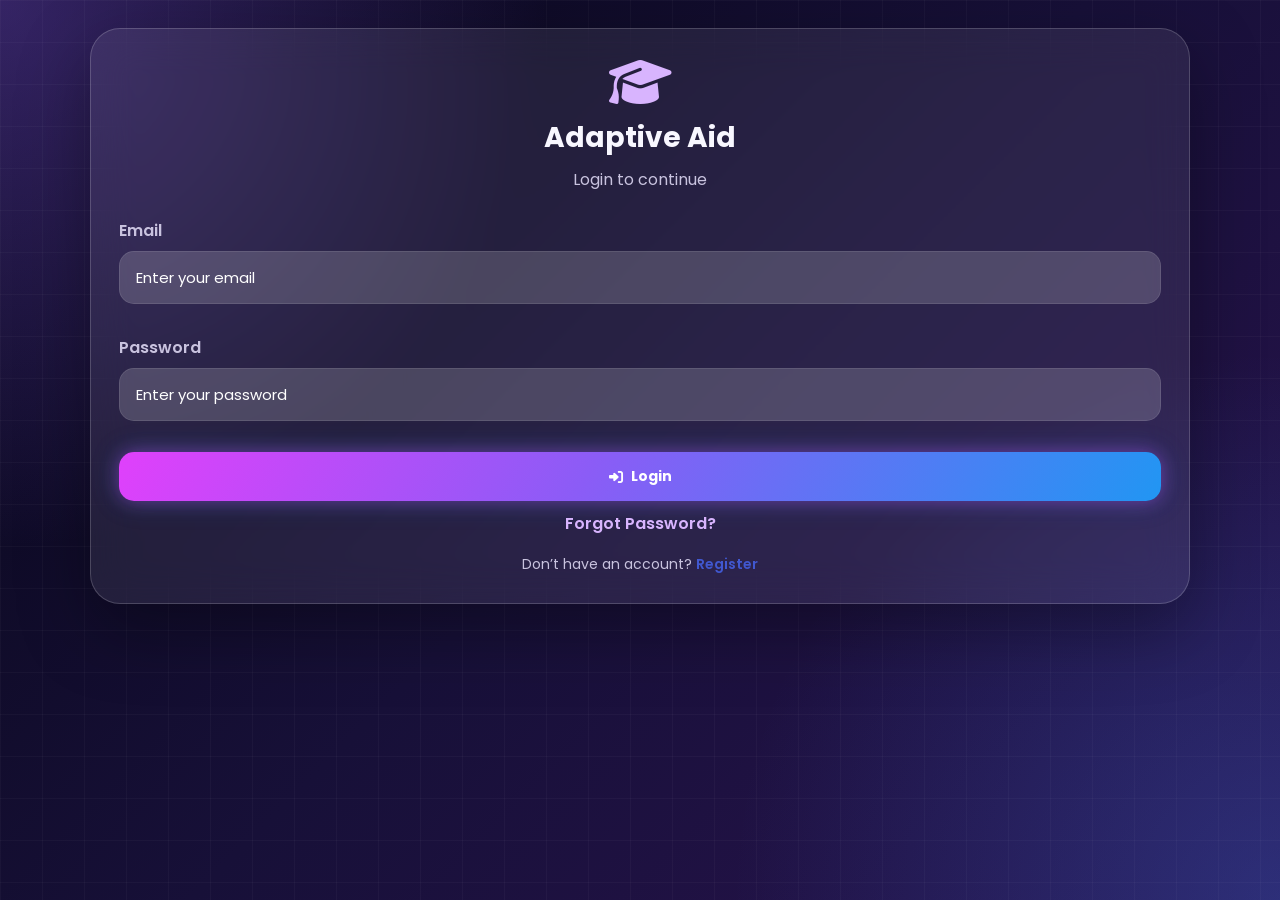
<file: frontend/index.html>
<!DOCTYPE html>
<html>
<head>
  <meta charset="UTF-8">
  <title>Adaptive Aid</title>
  <script>
    // redirect immediately
    window.location.href = "login.html";
  </script>
</head>
<body>
  <p>Redirecting...</p>
</body>
</html>
</file>
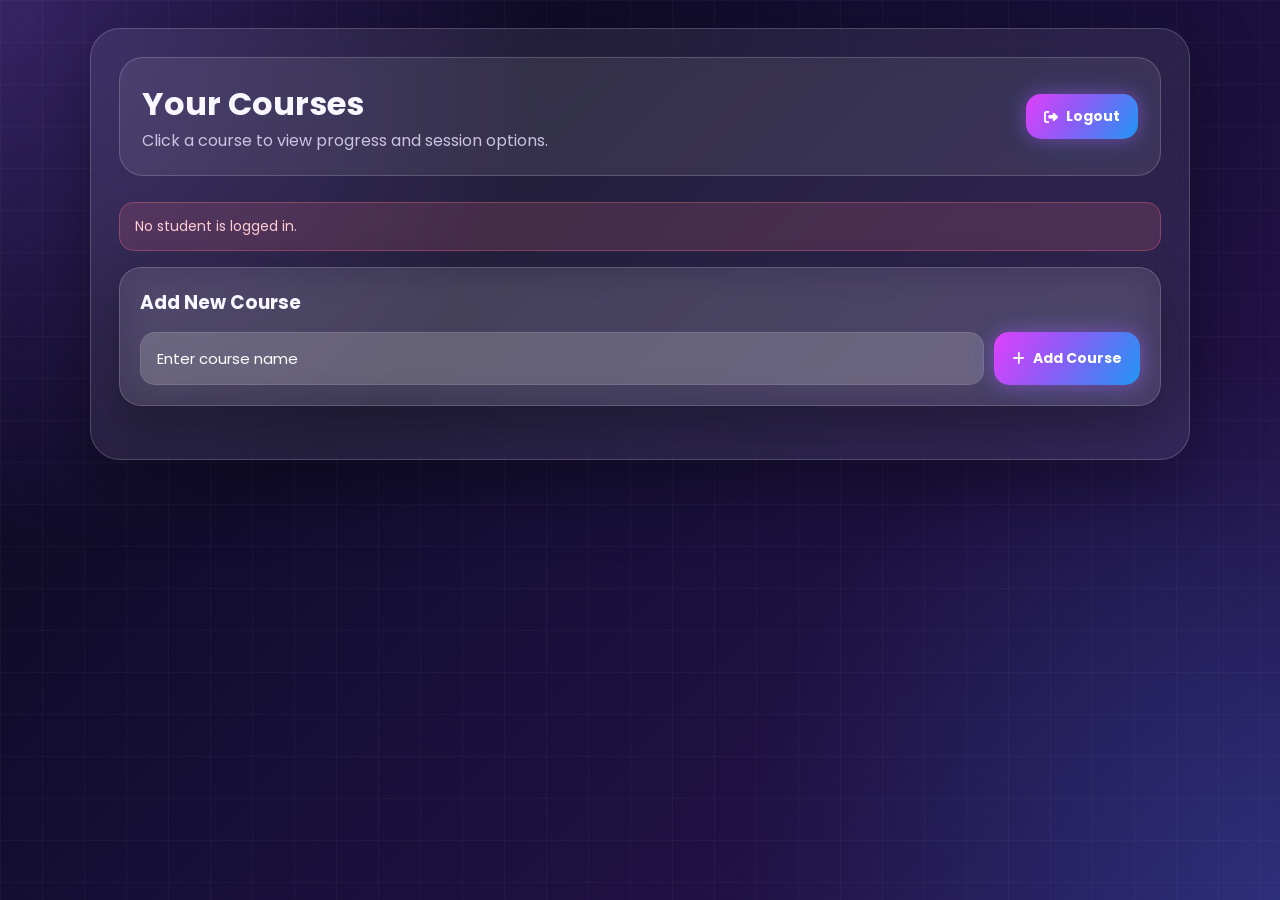
<file: frontend/courses.html>
<!DOCTYPE html>
<html lang="en">
<head>
  <meta charset="UTF-8" />
  <meta name="viewport" content="width=device-width, initial-scale=1.0" />
  
  <title>Adaptive Aid - Courses</title>

  <link rel="stylesheet" href="https://cdnjs.cloudflare.com/ajax/libs/font-awesome/6.4.0/css/all.min.css">
  <link href="https://fonts.googleapis.com/css2?family=Poppins:wght@300;400;500;600;700&display=swap" rel="stylesheet">


  <script defer src="js/courses.js"></script>

  <style>

    .add-course-box {
      margin-bottom: 25px;
      background: #f8f9fa;
      padding: 20px;
      border-radius: 20px;
    }

    .add-course-box h3 {
      margin-bottom: 15px;
      color: #333;
    }

    .add-course-form {
      display: flex;
      gap: 10px;
      flex-wrap: wrap;
    }

    .add-course-form input {
      flex: 1;
      min-width: 220px;
      padding: 12px 14px;
      border: 2px solid #ddd;
      border-radius: 12px;
      font-family: inherit;
    }

    .courses-grid {
      display: grid;
      grid-template-columns: repeat(auto-fit, minmax(280px, 1fr));
      gap: 20px;
    }

    .course-icon {
      width: 55px;
      height: 55px;
      border-radius: 16px;
      background: #f0f3ff;
      color: #4158D0;
      display: flex;
      align-items: center;
      justify-content: center;
      font-size: 24px;
      margin-bottom: 15px;
    }

    .course-card h3 {
      color: #333;
      margin-bottom: 8px;
    }

    .course-hint {
      color: #666;
      font-size: 14px;
      margin-bottom: 0;
    }

    .course-details {
      display: none;
      margin-top: 18px;
      animation: fadeIn 0.25s ease;
    }

    .course-card.selected .course-details {
      display: block;
    }

    .course-stats {
      background: #f8f9fa;
      border-radius: 16px;
      padding: 14px;
      margin-bottom: 16px;
    }

    .stat-row {
      display: flex;
      justify-content: space-between;
      gap: 10px;
      padding: 7px 0;
      border-bottom: 1px solid #e7e7e7;
      font-size: 14px;
    }

    .stat-row:last-child { border-bottom: none; }

    .stat-row span { color: #666; }
    .stat-row strong { color: #4158D0; }

    .course-actions {
      display: grid;
      gap: 10px;
    }

    .course-actions button {
      width: 100%;
      border: none;
      border-radius: 14px;
      padding: 12px;
      cursor: pointer;
      font-weight: 600;
      font-family: inherit;
    }

    .setup-session-btn {
      background: #4158D0;
      color: white;
    }

    .history-btn {
      background: #eef2ff;
      color: #4158D0;
    }

    @keyframes fadeIn {
      from { opacity: 0; transform: translateY(6px); }
      to { opacity: 1; transform: translateY(0); }
    }

    .delete-course-btn {
      margin-left: auto;
      width: 34px;
      height: 34px;
      min-width: 34px;
      border: none;
      border-radius: 50%;
      background: #fff0f0;
      color: #dc3545;
      cursor: pointer;
      display: flex;
      align-items: center;
      justify-content: center;
      transition: 0.2s ease;
    }

.delete-course-btn:hover {
  background: #dc3545;
  color: white;
  transform: scale(1.05);
}

.course-card-header {
  display: flex;
  align-items: flex-start;
  gap: 12px;
}

.course-card-header h3 {
  flex: 1;
}

  </style>
  <link rel="stylesheet" href="styles.css">
</head>

<body>
  <div class="container">
    <div class="topbar">
      <div>
        <h1>Your Courses</h1>
        <p>Click a course to view progress and session options.</p>
      </div>

      <button class="btn btn-primary" id="logoutBtn">
        <i class="fas fa-sign-out-alt"></i> Logout
      </button>
    </div>

    <div id="coursesMessage" class="message"></div>

    <div class="add-course-box">
      <h3>Add New Course</h3>

      <form id="addCourseForm" class="add-course-form">
        <input type="text" id="courseName" placeholder="Enter course name" required />
          
        <button type="submit" class="btn btn-primary">
          <i class="fas fa-plus"></i> Add Course
        </button>
      </form>
    </div>

    <div class="courses-grid" id="coursesGrid"></div>
  </div>
  <div id="deleteCourseModal" class="modal hidden">
  <div class="modal-content">
    <h3>Delete Course</h3>
    <p>Are you sure you want to delete this course? This will also remove its materials, sessions, and reports.</p>

    <div class="modal-actions">
      <button id="cancelDeleteCourseBtn" class="btn cancel">Cancel</button>
      <button id="confirmDeleteCourseBtn" class="btn danger">Delete</button>
    </div>
  </div>
</div>
</body>
</html>
</file>
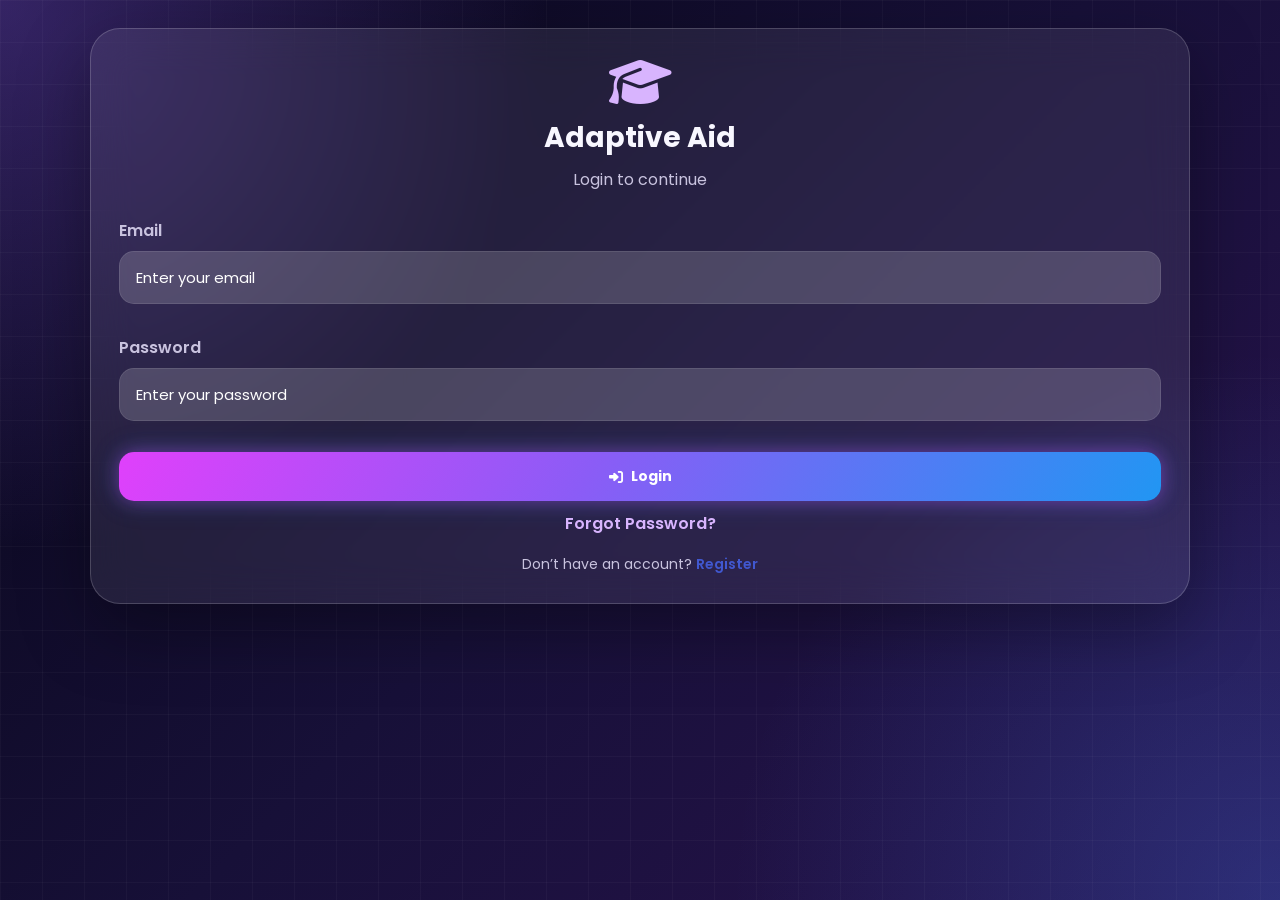
<file: frontend/login.html>
<!DOCTYPE html>
<html lang="en">
<head>
  <meta charset="UTF-8" />
  <meta name="viewport" content="width=device-width, initial-scale=1.0" />
  <title>Adaptive Aid - Login</title>
  <link rel="stylesheet" href="https://cdnjs.cloudflare.com/ajax/libs/font-awesome/6.4.0/css/all.min.css">
  <link href="https://fonts.googleapis.com/css2?family=Poppins:wght@300;400;500;600;700&display=swap" rel="stylesheet">
  

  <script defer src="js/login.js"></script>
  <style>
  
    .logo {
      text-align: center;
      margin-bottom: 25px;
    }
    .logo i {
      font-size: 50px;
      color: #4158D0;
      margin-bottom: 10px;
    }
    .logo h1 {
      font-size: 28px;
      color: #333;
    }
    .logo p {
      color: #666;
      margin-top: 8px;
    }
    .form-group {
      margin-bottom: 18px;
    }
    label {
      display: block;
      margin-bottom: 8px;
      color: #333;
      font-weight: 500;
    }
    input {
      width: 100%;
      padding: 14px 16px;
      border: 2px solid #ddd;
      border-radius: 14px;
      font-size: 15px;
      outline: none;
    }
    input:focus {
      border-color: #4158D0;
    }
    
    .footer-link {
      text-align: center;
      margin-top: 18px;
      color: #666;
    }
    .footer-link a {
      color: #4158D0;
      text-decoration: none;
      font-weight: 600;
    }
  </style>
    <link rel="stylesheet" href="styles.css">

</head>
<body>
  <div class="container">
    <div class="logo">
      <i class="fas fa-graduation-cap"></i>
      <h1>Adaptive Aid</h1>
      <p>Login to continue</p>
    </div>

    <form id="loginForm">
      <div class="form-group">
        <label for="email">Email</label>
        <input id="email" name="email" type="email" placeholder="Enter your email" required />
      </div>

      <div class="form-group">
        <label for="password">Password</label>
        <input id="password" name="password" type="password" placeholder="Enter your password" required />
      </div>

      <button type="submit" class="btn btn-primary" id="loginBtn">
        <i class="fas fa-sign-in-alt"></i> Login
      </button>

      <p style="text-align:center; margin-top:10px;">
      <a href="forgot_password.html">Forgot Password?</a>
      </p>
      
      <div id="loginMessage" class="message"></div>
    </form>

    <div class="footer-link">
      Don’t have an account?
      <a href="register.html">Register</a>
    </div>
  </div>
</body>
</html>
</file>
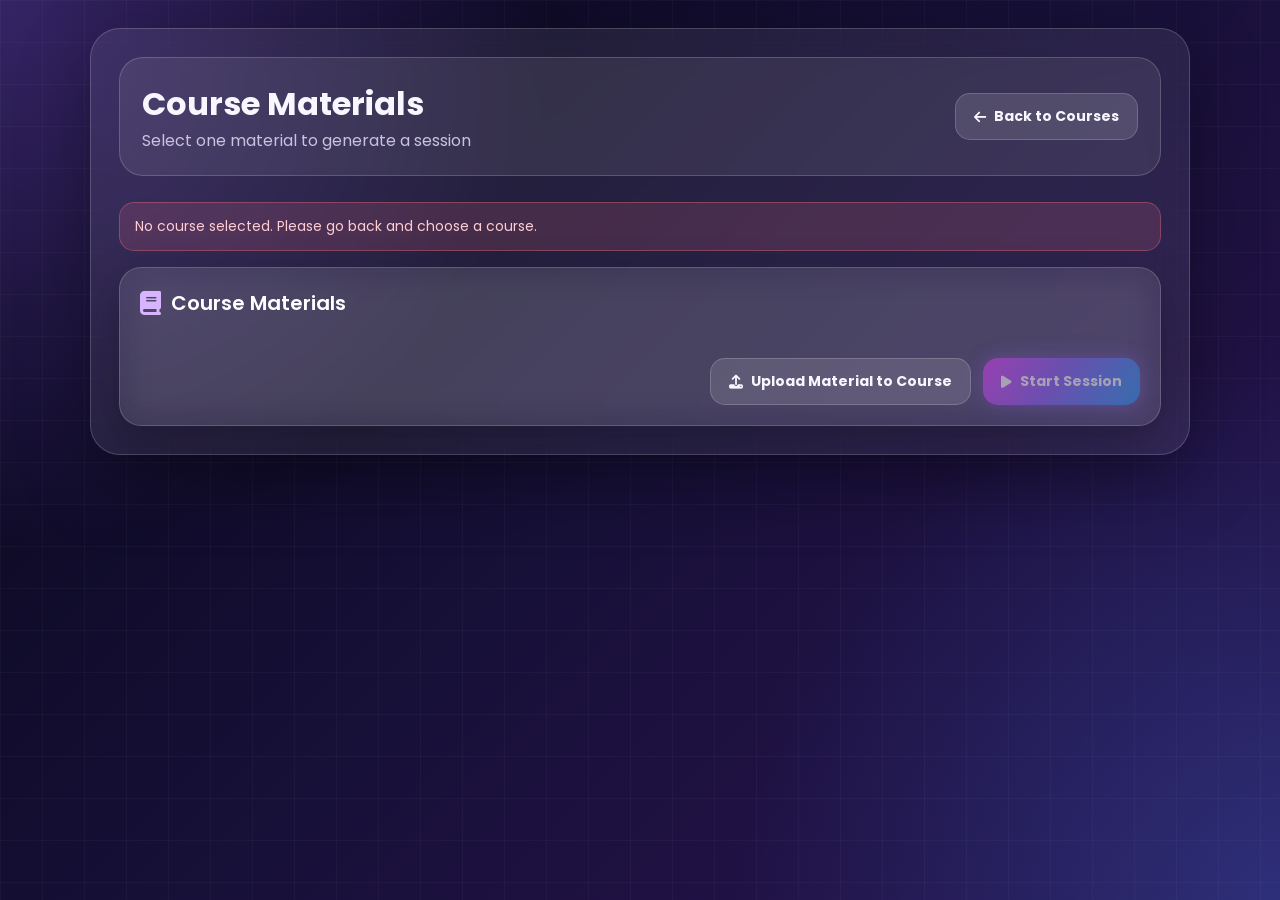
<file: frontend/materials.html>
<!DOCTYPE html>
<html lang="en">
<head>
  <meta charset="UTF-8" />
  <meta name="viewport" content="width=device-width, initial-scale=1.0" />
  <title>Adaptive Aid - Materials</title>

  <link
    rel="stylesheet"
    href="https://cdnjs.cloudflare.com/ajax/libs/font-awesome/6.4.0/css/all.min.css"
  />
  <link
    href="https://fonts.googleapis.com/css2?family=Poppins:wght@300;400;500;600;700&display=swap"
    rel="stylesheet"
  />

  <script defer src="js/materials.js"></script>

  <style>

    .selection-section {
      background: #f8f9fa;
      border-radius: 25px;
      padding: 25px;
    }

    .section-title {
      display: flex;
      align-items: center;
      gap: 10px;
      margin-bottom: 20px;
      color: #333;
      font-size: 20px;
      font-weight: 600;
    }

    .section-title i {
      color: #4158D0;
      font-size: 24px;
    }

    .files-grid {
      display: grid;
      grid-template-columns: repeat(auto-fill, minmax(330px, 1fr));
      gap: 15px;
      margin-bottom: 20px;
    }

    .file-card {
      display: flex;
      align-items: flex-start;
      gap: 14px;
      padding: 18px;
      border-radius: 20px;
      background: white;
      box-shadow: 0 6px 18px rgba(0,0,0,0.06);
    }

    .file-icon {
      width: 45px;
      height: 45px;
      border-radius: 12px;
      background: #f0f3ff;
      color: #4158D0;
      display: flex;
      align-items: center;
      justify-content: center;
      font-size: 20px;
      flex-shrink: 0;
    }

    .file-info {
      flex: 1;
      min-width: 0;
    }

    .file-info h4 {
      color: #333;
      font-size: 15px;
      margin-bottom: 5px;
    }

    .file-info p {
      color: #666;
      font-size: 13px;
    }

    .rename-material-btn {
      align-self: flex-start;
      margin-left: auto;
      flex-shrink: 0;
    }

    .delete-material-btn {
      width: 36px;
      height: 36px;
      border-radius: 50%;
      background: #ffe5e5;
      color: #dc3545;
      display: flex;
      align-items: center;
      justify-content: center;
      border: none;
      cursor: pointer;
      transition: 0.2s ease;
      margin-left: 8px;
      align-self: flex-start;
      position: static;
      flex-shrink: 0;
    }

    .delete-material-btn:hover {
      background: #dc3545;
      color: white;
      transform: scale(1.08);
    }

    .ai-generating {
      background: linear-gradient(145deg, #4158D0, #C850C0);
      color: white;
      padding: 15px;
      border-radius: 15px;
      display: none;
      align-items: center;
      gap: 10px;
      margin-top: 15px;
      font-weight: 500;
    }

    .spinner {
      width: 16px;
      height: 16px;
      border: 2px solid rgba(255,255,255,0.3);
      border-top: 2px solid white;
      border-radius: 50%;
      animation: spin 0.7s linear infinite;
    }

    @keyframes spin {
      to { transform: rotate(360deg); }
    }

    .actions {
      display: flex;
      justify-content: flex-end;
      gap: 12px;
      flex-wrap: wrap;
      margin-top: 20px;
    }

    .fa-file-pdf { color: #dc3545; }
    .fa-file-word { color: #0d6efd; }
    .fa-file-powerpoint { color: #fd7e14; }

  </style>
    <link rel="stylesheet" href="styles.css">

</head>

<body>
  <div class="container">
    <div class="topbar">
      <div>
        <h1 id="courseTitle">Course Materials</h1>
        <p>Select one material to generate a session</p>
      </div>

      <button type="button" class="btn btn-secondary" id="backToCoursesBtn">
        <i class="fas fa-arrow-left"></i> Back to Courses
      </button>
    </div>

    <div id="materialsMessage" class="message"></div>

    <div class="selection-section">
      <div class="section-title">
        <i class="fas fa-book"></i>
        <span id="materialsSectionTitle">Course Materials</span>
      </div>

      <div class="files-grid" id="filesGrid"></div>

      <div class="ai-generating" id="aiGenerating">
        <div class="spinner"></div>
        <span>Preparing your session...</span>
      </div>

      <div class="actions">
        <button type="button" class="btn btn-secondary" id="uploadMaterialBtn">
          <i class="fas fa-upload"></i> Upload Material to Course
        </button>

        <button type="button" class="btn btn-primary" id="startSessionBtn" disabled>
          <i class="fas fa-play"></i> Start Session
        </button>
      </div>
    </div>
  </div>

  <input type="file" id="fileInput" style="display: none;" />

  <div id="deleteModal" class="modal hidden">
    <div class="modal-content">
      <h3>Delete Material</h3>
      <p>Are you sure you want to delete this material?</p>

      <div class="modal-actions">
        <button id="cancelDeleteBtn" class="btn cancel">Cancel</button>
        <button id="confirmDeleteBtn" class="btn danger">Delete</button>
      </div>
    </div>
  </div>

</body>
</html>
</file>
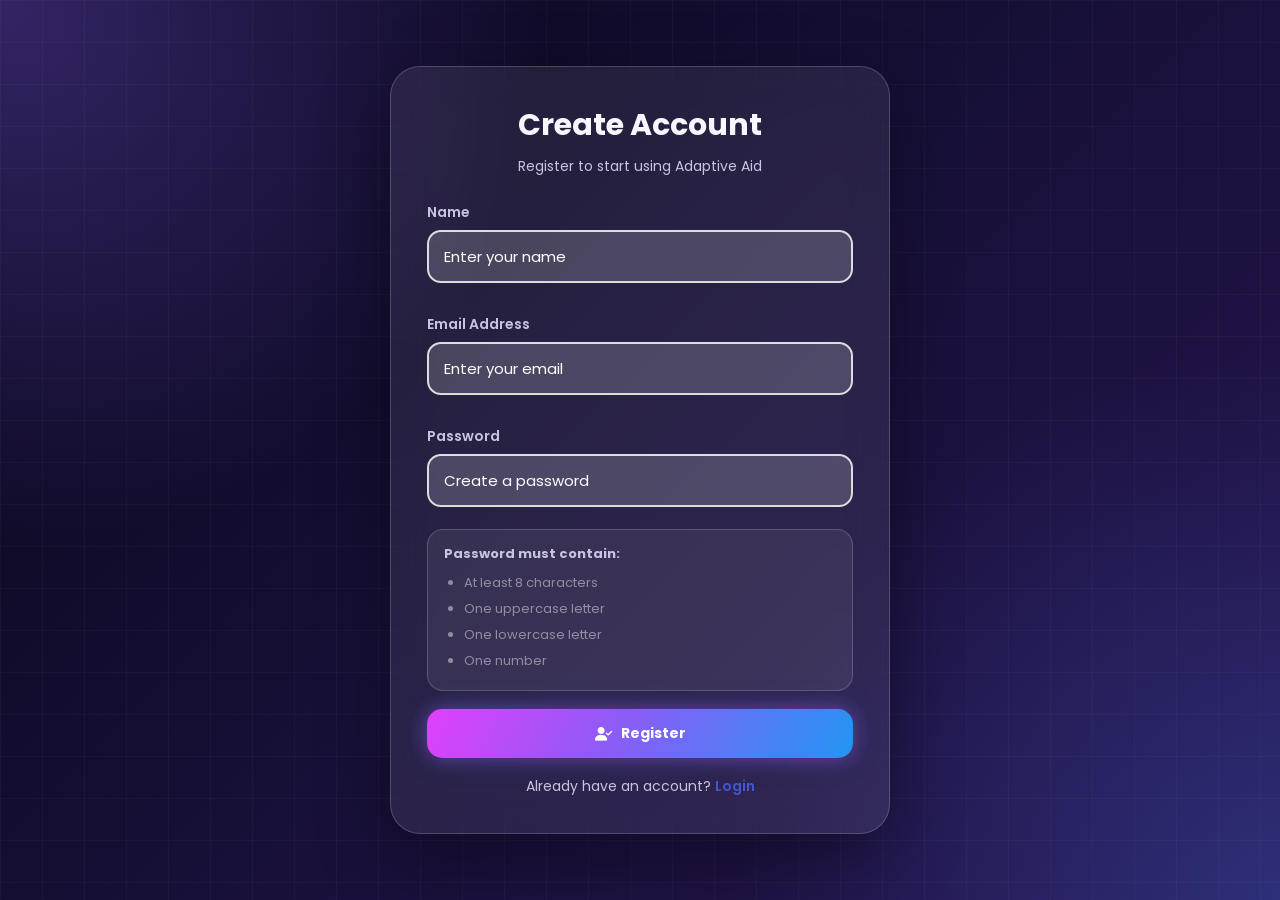
<file: frontend/register.html>
<!DOCTYPE html>
<html lang="en">
<head>
  <meta charset="UTF-8" />
  <meta name="viewport" content="width=device-width, initial-scale=1.0" />
  <title>Adaptive Aid - Register</title>

  <link rel="stylesheet" href="https://cdnjs.cloudflare.com/ajax/libs/font-awesome/6.4.0/css/all.min.css">
  <link href="https://fonts.googleapis.com/css2?family=Poppins:wght@300;400;500;600;700&display=swap" rel="stylesheet">


  <script defer src="js/register.js"></script>

  <style>
    
    .auth-card {
      width: 100%;
      max-width: 480px;
      background: rgba(255,255,255,0.96);
      border-radius: 30px;
      padding: 35px;
      box-shadow: 0 30px 50px rgba(0,0,0,0.2);
    }

    .auth-header {
      text-align: center;
      margin-bottom: 25px;
    }

    .auth-header h1 {
      color: #333;
      font-size: 30px;
      margin-bottom: 8px;
    }

    .auth-header p {
      color: #666;
      font-size: 14px;
    }

    .form-group {
      margin-bottom: 16px;
    }

    .form-group label {
      display: block;
      margin-bottom: 7px;
      color: #333;
      font-weight: 600;
      font-size: 14px;
    }

    .form-group input {
      width: 100%;
      padding: 13px 15px;
      border: 2px solid #ddd;
      border-radius: 14px;
      font-family: inherit;
      font-size: 15px;
      outline: none;
      transition: 0.2s ease;
    }

    .form-group input:focus {
      border-color: #4158D0;
      box-shadow: 0 0 0 4px rgba(65, 88, 208, 0.12);
    }

    .password-rules {
      margin-top: 9px;
      padding: 12px 14px;
      border-radius: 14px;
      background: #f8f9fa;
      font-size: 13px;
      color: #666;
    }

    .password-rules p {
      margin-bottom: 6px;
      color: #333;
    }

    .password-rules ul {
      padding-left: 18px;
    }

    .password-rules li {
      margin-bottom: 4px;
    }

    .password-rules li.valid {
      color: #15803d;
    }

    .password-rules li.invalid {
      color: #9ca3af;
    }

    .btn-primary:active {
      transform: scale(0.97);
      box-shadow: 0 4px 10px rgba(65, 88, 208, 0.2);
    }

    .btn.loading {
      opacity: 0.75;
      cursor: wait;
      transform: scale(0.98);
      box-shadow: none;
    }

    .auth-footer {
      text-align: center;
      margin-top: 18px;
      color: #666;
      font-size: 14px;
    }

    .auth-footer a {
      color: #4158D0;
      font-weight: 600;
      text-decoration: none;
    }
    .message.flash {
      animation: messageFlash 0.25s ease;
    }

@keyframes messageFlash {
  0% {
    opacity: 0;
    transform: translateY(-4px);
  }
  100% {
    opacity: 1;
    transform: translateY(0);
  }
}

.auth-card .btn {
  width: 100%;
  justify-content: center;
  padding: 14px 22px;
}
  </style>
    <link rel="stylesheet" href="styles.css">

</head>

<body class="center-page">
    <div class="auth-card">
    <div class="auth-header">
      <h1>Create Account</h1>
      <p>Register to start using Adaptive Aid</p>
    </div>

    <div id="registerMessage" class="message"></div>

    <form id="registerForm">
      <div class="form-group">
        <label for="name">Name</label>
        <input type="text" id="name" placeholder="Enter your name" required />
      </div>

      <div class="form-group">
        <label for="email">Email Address</label>
        <input type="email" id="email" placeholder="Enter your email" required />
      </div>

      <div class="form-group">
        <label for="password">Password</label>
        <input type="password" id="password" placeholder="Create a password" required />

        <div class="password-rules" id="passwordRules">
          <p><strong>Password must contain:</strong></p>
          <ul>
            <li id="rule-length" class="invalid">At least 8 characters</li>
            <li id="rule-uppercase" class="invalid">One uppercase letter</li>
            <li id="rule-lowercase" class="invalid">One lowercase letter</li>
            <li id="rule-number" class="invalid">One number</li>
          </ul>
        </div>
      </div>

      <button type="submit" class="btn btn-primary" id="registerBtn">
        <i class="fas fa-user-check"></i> Register
      </button>
    </form>

    <div class="auth-footer">
      Already have an account? <a href="login.html">Login</a>
    </div>
  </div>
</body>
</html>
</file>
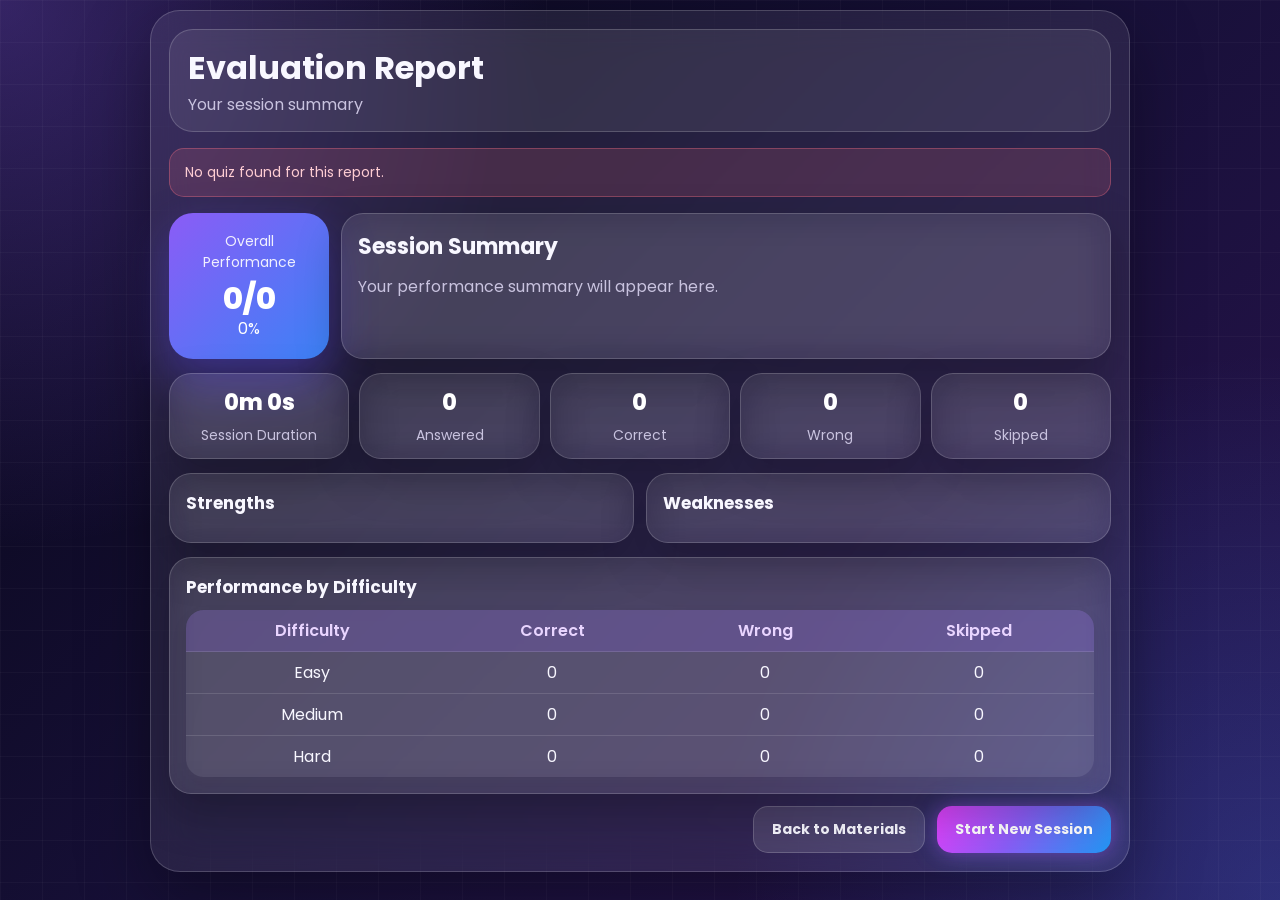
<file: frontend/report.html>
<!DOCTYPE html>
<html lang="en">
<head>
  <meta charset="UTF-8" />
  <meta name="viewport" content="width=device-width, initial-scale=1.0" />
  <title>Adaptive Aid - Evaluation Report</title>

  <link rel="stylesheet" href="https://cdnjs.cloudflare.com/ajax/libs/font-awesome/6.4.0/css/all.min.css">
  <link href="https://fonts.googleapis.com/css2?family=Poppins:wght@300;400;500;600;700&display=swap" rel="stylesheet">


  <script defer src="js/report.js"></script>

  <style>

    .score-banner {
      display: grid;
      grid-template-columns: 220px 1fr;
      gap: 20px;
      margin-bottom: 25px;
    }

    .score-card .label {
      font-size: 14px;
      opacity: 0.9;
      margin-bottom: 10px;
    }

    .score-card .score-text {
      font-size: 42px;
      font-weight: 700;
      line-height: 1.1;
    }

    .score-card .score-text.no-attempt {
      font-size: 22px;
      line-height: 1.3;
    }

    .score-card {
      background: #4f46e5;
      color: white;
      border-radius: 24px;
      padding: 30px;
      text-align: center;
      box-shadow: 0 10px 25px rgba(0,0,0,0.08);
    }

    .summary-card {
      background: #f8f9fa;
      border-radius: 28px;
      padding: 25px;
    }

    .summary-card h2 {
      color: #333;
      font-size: 22px;
      margin-bottom: 10px;
    }

    .summary-card p {
      color: #666;
      line-height: 1.7;
    }

    .stats-grid {
      display: grid;
      grid-template-columns: repeat(auto-fit, minmax(160px, 1fr));
      gap: 16px;
      margin-bottom: 25px;
    }

    .stat-value {
      font-size: 30px;
      font-weight: 700;
      color: #4158D0;
      margin-bottom: 6px;
    }

    .stat-label {
      color: #666;
      font-size: 14px;
    }

    .section-grid {
      display: grid;
      grid-template-columns: 1fr 1fr;
      gap: 20px;
      margin-bottom: 25px;
    }

    .panel {
      background: #f8f9fa;
      border-radius: 22px;
      padding: 22px;
    }

    .panel h3 {
      color: #333;
      margin-bottom: 15px;
      font-size: 20px;
    }

    .tag-list {
      display: flex;
      flex-wrap: wrap;
      gap: 10px;
    }

    .tag {
      padding: 10px 14px;
      border-radius: 999px;
      font-size: 14px;
      font-weight: 600;
    }

    .tag-strong {
      background: #d4edda;
      color: #155724;
    }

    .tag-weak {
      background: #f8d7da;
      color: #721c24;
    }

    .difficulty-table {
      width: 100%;
      border-collapse: collapse;
      background: white;
      border-radius: 18px;
      overflow: hidden;
      box-shadow: 0 8px 18px rgba(0,0,0,0.06);
    }

    .difficulty-table th,
    .difficulty-table td {
      padding: 14px 16px;
      text-align: center;
      border-bottom: 1px solid #eee;
    }

    .difficulty-table th {
      background: #f0f3ff;
      color: #333;
      font-weight: 600;
    }

    .difficulty-table tr:last-child td {
      border-bottom: none;
    }

    .actions {
      display: flex;
      justify-content: flex-end;
      gap: 12px;
      flex-wrap: wrap;
      margin-top: 25px;
    }

    @media (max-width: 768px) {
      .score-banner,
      .section-grid {
        grid-template-columns: 1fr;
      }
    }
  </style>
    <link rel="stylesheet" href="styles.css">

</head>
<body class="report-page">
  <div class="container">
    <div class="header">
      <div>
        <h1>Evaluation Report</h1>
        <p id="reportSubtitle">Your session summary</p>
      </div>
    </div>

    <div id="reportMessage" class="message"></div>

    <div class="score-banner">
      <div class="score-card">
        <div class="label">Overall Performance</div>
        <div class="score-text" id="scoreText">0/0</div>
        <div class="score-percent" id="scorePercent">0%</div>
      </div>

      <div class="summary-card">
        <h2>Session Summary</h2>
        <p id="summaryText">
          Your performance summary will appear here.
        </p>
      </div>
    </div>

    <div class="stats-grid">
      <div class="stat-card">
        <div class="stat-value" id="durationValue">0m 0s</div>
        <div class="stat-label">Session Duration</div>
      </div>
      <div class="stat-card">
        <div class="stat-value" id="answeredValue">0</div>
        <div class="stat-label">Answered</div>
      </div>
      <div class="stat-card">
        <div class="stat-value" id="correctValue">0</div>
        <div class="stat-label">Correct</div>
      </div>
      <div class="stat-card">
        <div class="stat-value" id="wrongValue">0</div>
        <div class="stat-label">Wrong</div>
      </div>
      <div class="stat-card">
        <div class="stat-value" id="skippedValue">0</div>
        <div class="stat-label">Skipped</div>
      </div>
    </div>

    <div class="section-grid">
      <div class="panel">
        <h3>Strengths</h3>
        <div class="tag-list" id="strengthsList"></div>
      </div>

      <div class="panel">
        <h3>Weaknesses</h3>
        <div class="tag-list" id="weaknessesList"></div>
      </div>
    </div>

    <div class="panel">
      <h3>Performance by Difficulty</h3>
      <table class="difficulty-table">
        <thead>
          <tr>
            <th>Difficulty</th>
            <th>Correct</th>
            <th>Wrong</th>
            <th>Skipped</th>
          </tr>
        </thead>
        <tbody>
          <tr>
            <td>Easy</td>
            <td id="easyCorrect">0</td>
            <td id="easyWrong">0</td>
            <td id="easySkipped">0</td>
          </tr>
          <tr>
            <td>Medium</td>
            <td id="mediumCorrect">0</td>
            <td id="mediumWrong">0</td>
            <td id="mediumSkipped">0</td>
          </tr>
          <tr>
            <td>Hard</td>
            <td id="hardCorrect">0</td>
            <td id="hardWrong">0</td>
            <td id="hardSkipped">0</td>
          </tr>
        </tbody>
      </table>
    </div>

    <div class="actions">
      <button class="btn btn-secondary" id="backToMaterialsBtn">
        Back to Materials
      </button>
      <button class="btn btn-primary" id="newSessionBtn">
        Start New Session
      </button>
    </div>
  </div>
</body>
</html>
</file>
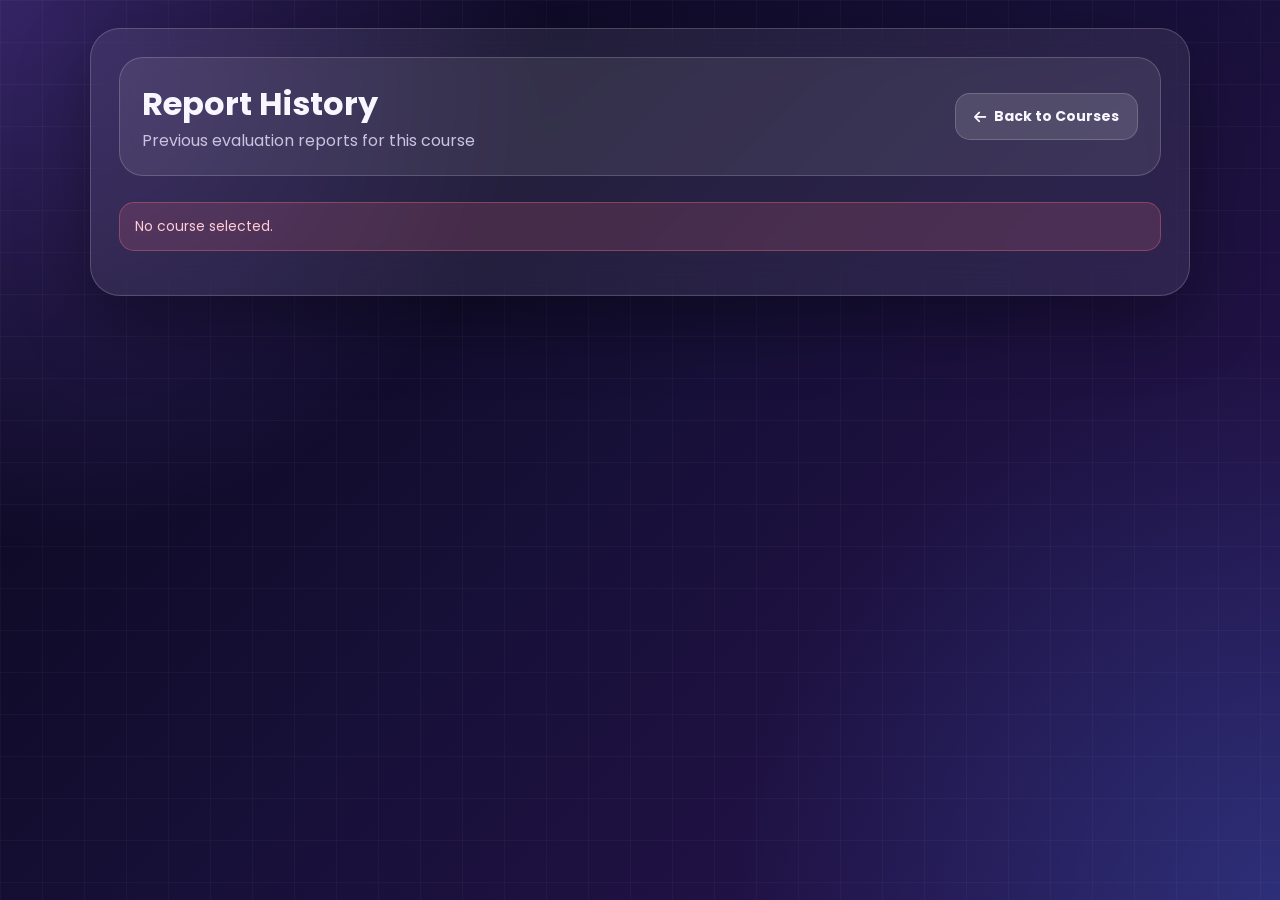
<file: frontend/report_history.html>
<!DOCTYPE html>
<html lang="en">
<head>
  <meta charset="UTF-8" />
  <meta name="viewport" content="width=device-width, initial-scale=1.0" />
  <title>Adaptive Aid - Report History</title>

  <link rel="stylesheet" href="https://cdnjs.cloudflare.com/ajax/libs/font-awesome/6.4.0/css/all.min.css">
  <link href="https://fonts.googleapis.com/css2?family=Poppins:wght@300;400;500;600;700&display=swap" rel="stylesheet">


  <script defer src="js/report_history.js"></script>

  <style>

    .reports-list {
      display: grid;
      gap: 16px;
    }

    .report-info h3 {
      color: #333;
      margin-bottom: 6px;
    }

    .report-info p {
      color: #666;
      font-size: 14px;
    }

    .score-badge {
      background: #eef2ff;
      color: #4158D0;
      padding: 10px 16px;
      border-radius: 999px;
      font-weight: 700;
    }

    .empty-card {
      background: white;
      border-radius: 20px;
      padding: 25px;
      color: #666;
      text-align: center;
    }

  </style>
    <link rel="stylesheet" href="styles.css">

</head>

<body>
  <div class="container">
    <div class="topbar">
      <div>
        <h1 id="historyTitle">Report History</h1>
        <p id="historySubtitle">Previous evaluation reports for this course</p>
      </div>

      <button class="btn btn-secondary" id="backToCoursesBtn">
        <i class="fas fa-arrow-left"></i> Back to Courses
      </button>
    </div>

    <div id="historyMessage" class="message"></div>

    <div class="reports-list" id="reportsList"></div>
  </div>
</body>
</html>
</file>
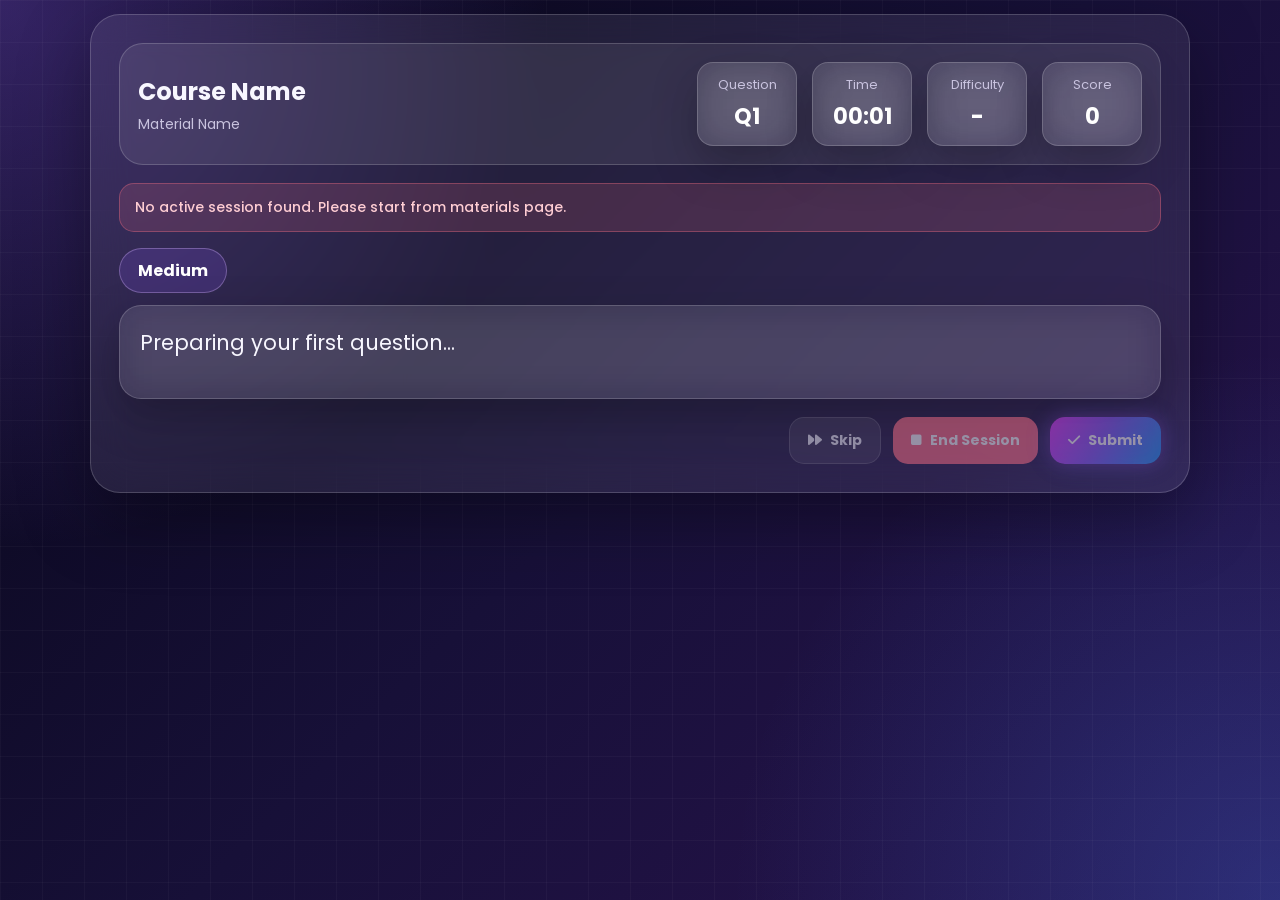
<file: frontend/session.html>
<!DOCTYPE html>
<html lang="en">
<head>
  <meta charset="UTF-8" />
  <meta name="viewport" content="width=device-width, initial-scale=1.0" />
  <title>Adaptive Aid - Session</title>

  <link rel="stylesheet" href="https://cdnjs.cloudflare.com/ajax/libs/font-awesome/6.4.0/css/all.min.css">
  <link href="https://fonts.googleapis.com/css2?family=Poppins:wght@300;400;500;600;700&display=swap" rel="stylesheet">


  <script defer src="js/session.js"></script>

  <style>
  
    .course-info h2 {
      color: #333;
      font-size: 24px;
      margin-bottom: 5px;
    }

    .course-info p {
      color: #666;
      font-size: 14px;
    }

    .session-info {
      display: flex;
      gap: 15px;
      flex-wrap: wrap;
    }

    .info-item {
      background: white;
      padding: 12px 18px;
      border-radius: 15px;
      min-width: 100px;
      text-align: center;
      box-shadow: 0 5px 15px rgba(0,0,0,0.05);
    }

    .info-item .label {
      color: #666;
      font-size: 13px;
      margin-bottom: 5px;
    }

    .info-item .value {
      color: #4158D0;
      font-size: 22px;
      font-weight: 700;
    }

    .feedback-message {
      margin-bottom: 18px;
      padding: 14px 18px;
      border-radius: 14px;
      display: none;
      font-weight: 500;
    }

    .feedback-message.success {
      display: block;
      background: #d4edda;
      color: #155724;
    }

    .feedback-message.error {
      display: block;
      background: #f8d7da;
      color: #721c24;
    }

    .difficulty-badge {
      display: inline-block;
      padding: 8px 18px;
      border-radius: 25px;
      font-weight: 600;
      margin-bottom: 18px;
      background: #eef2ff;
      color: #4158D0;
      border: 1px solid rgba(65, 88, 208, 0.15);
    }

    .question-card {
      background: white;
      border-radius: 28px;
      padding: 35px;
      margin-bottom: 25px;
      box-shadow: 0 10px 30px rgba(0,0,0,0.08);
    }

    .question-card.fade-swap {
      animation: questionFadeSwap 0.35s ease;
    }

    .question-text {
      font-size: 24px;
      color: #333;
      margin-bottom: 25px;
      line-height: 1.6;
    }

    .options-list {
      display: grid;
      gap: 14px;
    }

    .option-item {
      background: #f8f9fa;
      border: 3px solid #e0e0e0;
      border-radius: 18px;
      padding: 18px 22px;
      display: flex;
      align-items: center;
      gap: 16px;
      cursor: pointer;
      transition: 0.2s ease;
    }

    .option-item:hover {
      border-color: #4158D0;
      background: #f0f3ff;
      transform: translateY(-1px);
    }

    .option-item.selected {
      border-color: #4158D0;
      background: #f0f3ff;
    }

    .option-prefix {
      width: 38px;
      height: 38px;
      border-radius: 50%;
      background: #4158D0;
      color: white;
      display: flex;
      align-items: center;
      justify-content: center;
      font-weight: 700;
      flex-shrink: 0;
    }

    .action-buttons {
      display: flex;
      justify-content: flex-end;
      gap: 12px;
      flex-wrap: wrap;
    }

    @keyframes questionFadeSwap {
      0% {
        opacity: 0.45;
        transform: translateY(10px);
      }
      100% {
        opacity: 1;
        transform: translateY(0);
      }
    }

    @media (max-width: 768px) {
      .container {
        padding: 20px;
      }

      .question-card {
        padding: 24px;
      }

      .question-text {
        font-size: 20px;
      }

      .header {
        flex-direction: column;
        align-items: stretch;
      }

      .session-info {
        justify-content: space-between;
      }

      .info-item {
        flex: 1;
        min-width: 80px;
      }

      .action-buttons {
        justify-content: stretch;
      }

      .action-buttons .btn {
        flex: 1;
      }
    }

.option-item.locked {
  cursor: default;
  pointer-events: none;
}

.option-item.correct-answer {
  border-color: #198754;
  background: #d1e7dd;
}

.option-item.wrong-answer {
  border-color: #dc3545;
  background: #f8d7da;
}
  </style>
    <link rel="stylesheet" href="styles.css">

</head>

<body>
  <div class="container">
    <div class="header">
      <div class="course-info">
        <h2 id="testCourseName">Course Name</h2>
        <p id="testChapterName">Material Name</p>
      </div>

      <div class="session-info">
        <div class="info-item">
          <div class="label">Question</div>
          <div class="value" id="currentQuestion">Q1</div>
        </div>

        <div class="info-item">
          <div class="label">Time</div>
          <div class="value" id="sessionTimer">00:00</div>
        </div>

        <div class="info-item">
          <div class="label">Difficulty</div>
          <div class="value" id="difficultyMini">-</div>
        </div>

        <div class="info-item">
          <div class="label">Score</div>
          <div class="value" id="score">0</div>
        </div>
      </div>
    </div>

    <div id="sessionMessage" class="feedback-message"></div>

    <div class="difficulty-badge" id="difficultyBadge">Medium</div>

    <div class="question-card">
      <div class="question-text" id="questionText">Preparing your first question...</div>
      <div class="options-list" id="optionsList"></div>
    </div>

    <div class="action-buttons">
      <button class="btn btn-secondary" id="skipBtn">
        <i class="fas fa-forward"></i> Skip
      </button>

      <button class="btn btn-danger" id="endSessionBtn">
        <i class="fas fa-stop"></i> End Session
      </button>

      <button class="btn btn-primary" id="submitBtn">
        <i class="fas fa-check"></i> Submit
      </button>

      <button class="btn btn-primary" id="nextQuestionBtn" style="display: none;">
        <i class="fas fa-arrow-right"></i> Next Question
        </button>

    </div>
  </div>
  <div id="endEmptySessionModal" class="modal hidden">
  <div class="modal-content">
    <h3>End Session?</h3>
    <p>You haven’t answered or skipped any questions yet. Do you still want to end this session?</p>

    <div class="modal-actions">
      <button id="cancelEndEmptyBtn" class="btn cancel">Cancel</button>
      <button id="confirmEndEmptyBtn" class="btn danger">End Session</button>
    </div>
  </div>
</div>

</body>
</html>
</file>
<file: frontend/styles.css>
* {
  box-sizing: border-box;
  margin: 0;
  padding: 0;
}

:root {
  --bg-1: #070617;
  --bg-2: #171038;
  --bg-3: #29134f;
  --glass: rgba(255, 255, 255, 0.08);
  --glass-strong: rgba(255, 255, 255, 0.13);
  --border: rgba(255, 255, 255, 0.18);
  --text: #f8f7ff;
  --muted: #c9c3df;
  --purple: #8b5cf6;
  --blue: #3b82f6;
  --pink: #c084fc;
  --green: #34d399;
  --red: #fb7185;
  --yellow: #facc15;
}

body {
  font-family: 'Poppins', sans-serif;
  min-height: 100vh;
  padding: 28px;
  color: var(--text);
  background:
    radial-gradient(circle at top left, rgba(139, 92, 246, 0.35), transparent 35%),
    radial-gradient(circle at bottom right, rgba(59, 130, 246, 0.25), transparent 35%),
    linear-gradient(135deg, var(--bg-1), var(--bg-2), var(--bg-3));
}

body::before {
  content: "";
  position: fixed;
  inset: 0;
  background-image:
    linear-gradient(rgba(255,255,255,0.03) 1px, transparent 1px),
    linear-gradient(90deg, rgba(255,255,255,0.03) 1px, transparent 1px);
  background-size: 42px 42px;
  pointer-events: none;
}

.container {
  width: 100%;
  max-width: 1120px;
  margin: 0 auto;
  padding: 32px;
  border-radius: 30px;
  background: var(--glass);
  border: 1px solid var(--border);
  box-shadow: 0 25px 70px rgba(0,0,0,0.35);
  backdrop-filter: blur(22px);
}

.center-page {
  min-height: 100vh;
  padding: 24px;
  display: flex;
  align-items: center;
  justify-content: center;
}

.center-page .container,
.auth-card,
.verify-card,
.reset-card {
  width: 100%;
  max-width: 500px;
  min-height: auto;
  padding: 38px;
  border-radius: 30px;
  background: var(--glass);
  border: 1px solid var(--border);
  box-shadow: 0 25px 70px rgba(0,0,0,0.4);
  backdrop-filter: blur(22px);
}

.topbar,
.header {
  display: flex;
  justify-content: space-between;
  align-items: center;
  gap: 18px;
  flex-wrap: wrap;
  margin-bottom: 26px;
  padding: 22px;
  border-radius: 24px;
  background: var(--glass);
  border: 1px solid var(--border);
}

h1, h2, h3, h4,
.logo h1,
.auth-header h1,
.verify-card h1,
.course-info h2,
.summary-card h2,
.panel h3,
.add-course-box h3,
.report-info h3,
.course-card h3,
.file-info h4 {
  color: var(--text) !important;
}

p,
label,
.logo p,
.auth-header p,
.auth-subtitle,
.footer-link,
.auth-footer,
.topbar p,
.header p,
.course-hint,
.file-info p,
.report-info p,
.summary-card p,
.stat-label,
.info-item .label {
  color: var(--muted) !important;
}

a {
  color: #d8b4fe;
  text-decoration: none;
  font-weight: 600;
}

.logo {
  text-align: center;
  margin-bottom: 26px;
}

.logo i,
.section-title i,
.course-icon,
.file-icon {
  color: #d8b4fe !important;
}

.logo i {
  font-size: 50px;
  margin-bottom: 10px;
}

.form-group {
  margin-bottom: 17px;
}

label {
  display: block;
  margin-bottom: 8px;
  font-weight: 600;
}

input,
.auth-input,
.add-course-form input,
.rename-input {
  width: 100%;
  padding: 14px 16px;
  border-radius: 15px;
  border: 1px solid var(--border);
  background: rgba(255,255,255,0.09);
  color: var(--text);
  font-family: inherit;
  font-size: 15px;
  outline: none;
  transition: 0.2s ease;
}

input::placeholder {
  color: rgba(255,255,255,0.45);
}

input:focus,
.auth-input:focus,
.add-course-form input:focus,
.rename-input:focus {
  border-color: rgba(216,180,254,0.85);
  box-shadow: 0 0 0 4px rgba(139,92,246,0.22);
}

.btn,
button {
  font-family: inherit;
}

.btn {
  border: none;
  border-radius: 15px;
  padding: 12px 18px;
  font-size: 14px;
  font-weight: 700;
  cursor: pointer;
  width: auto;
  display: inline-flex;
  align-items: center;
  justify-content: center;
  gap: 8px;
  transition: 0.2s ease;
}

.auth-card .btn,
.verify-card .btn,
.reset-card .btn,
#loginBtn,
#registerBtn,
#sendBtn,
#resetBtn {
  width: 100%;
  padding: 14px 20px;
}

.btn:hover {
  transform: translateY(-2px);
}

.btn:disabled {
  opacity: 0.5;
  cursor: not-allowed;
  transform: none;
}

.btn-primary,
.setup-session-btn {
  background: linear-gradient(135deg, var(--purple), var(--blue));
  color: white;
  box-shadow: 0 12px 30px rgba(91, 75, 255, 0.35);
}

.btn-secondary,
.history-btn {
  background: rgba(255,255,255,0.12);
  color: var(--text);
  border: 1px solid var(--border);
}

.btn-danger,
.btn.danger,
.delete-course-btn:hover,
.delete-material-btn:hover {
  background: var(--red);
  color: white;
}

.btn.cancel {
  background: rgba(255,255,255,0.12);
  color: var(--text);
}

.message,
.feedback-message {
  margin: 16px 0;
  padding: 13px 15px;
  border-radius: 15px;
  display: none;
  font-size: 14px;
  border: 1px solid transparent;
}

.message.error,
.feedback-message.error {
  display: block;
  background: rgba(251, 113, 133, 0.15);
  color: #fecdd3;
  border-color: rgba(251, 113, 133, 0.35);
}

.message.success,
.feedback-message.success {
  display: block;
  background: rgba(52, 211, 153, 0.14);
  color: #bbf7d0;
  border-color: rgba(52, 211, 153, 0.35);
}

.feedback-message.neutral {
  display: block;
  background: rgba(250, 204, 21, 0.13);
  color: #fde68a;
  border-color: rgba(250, 204, 21, 0.35);
}

.password-rules {
  width: 100%;
  margin: 8px 0 18px;
  padding: 14px 16px;
  border-radius: 16px;
  background: rgba(255,255,255,0.07);
  border: 1px solid var(--border);
  text-align: left;
}

.password-rules p {
  margin-bottom: 8px;
}

.password-rules ul {
  padding-left: 20px;
  line-height: 1.7;
}

.password-rules li {
  transition: 0.2s ease;
}

.password-rules li.invalid {
  color: rgba(255,255,255,0.45);
}

.password-rules li.valid {
  color: var(--green);
  text-shadow: 0 0 12px rgba(52,211,153,0.45);
}

.add-course-box,
.selection-section,
.summary-card,
.panel,
.course-stats,
.info-item,
.course-card,
.file-card,
.report-card,
.stat-card,
.empty-card,
.question-card,
.modal-content {
  background: var(--glass) !important;
  border: 1px solid var(--border);
  box-shadow: 0 18px 45px rgba(0,0,0,0.25);
  backdrop-filter: blur(18px);
}

.add-course-box,
.selection-section,
.summary-card,
.panel {
  border-radius: 25px;
  padding: 24px;
}

.courses-grid,
.files-grid,
.stats-grid,
.reports-list {
  display: grid;
  gap: 18px;
}

.courses-grid {
  grid-template-columns: repeat(auto-fit, minmax(280px, 1fr));
}

.files-grid {
  grid-template-columns: repeat(auto-fit, minmax(300px, 1fr));
}

.course-card,
.file-card,
.report-card,
.stat-card {
  border-radius: 22px;
  padding: 20px;
  transition: 0.2s ease;
}

.course-card:hover,
.file-card:hover,
.report-card:hover {
  transform: translateY(-3px);
  border-color: rgba(216,180,254,0.7);
}

.course-card.selected,
.file-card.selected {
  border-color: rgba(216,180,254,0.9);
  box-shadow: 0 0 0 3px rgba(139,92,246,0.18), 0 18px 45px rgba(0,0,0,0.25);
}

.course-card-header {
  display: flex;
  align-items: flex-start;
  gap: 12px;
}

.course-header-actions {
  display: flex;
  align-items: center;
  gap: 8px;
  margin-left: auto;
}

.course-icon,
.file-icon {
  width: 52px;
  height: 52px;
  border-radius: 16px;
  background: rgba(255,255,255,0.1) !important;
  display: flex;
  align-items: center;
  justify-content: center;
  flex-shrink: 0;
}

.rename-course-btn,
.rename-material-btn {
  border: 1px solid var(--border);
  border-radius: 999px;
  background: rgba(255,255,255,0.1);
  color: #e9d5ff;
  padding: 7px 12px;
  font-size: 12px;
  font-weight: 700;
  cursor: pointer;
}

.delete-course-btn,
.delete-material-btn {
  width: 36px;
  height: 36px;
  min-width: 36px;
  border: 1px solid rgba(251,113,133,0.3);
  border-radius: 50%;
  background: rgba(251,113,133,0.12);
  color: #fecdd3;
  cursor: pointer;
  display: flex;
  align-items: center;
  justify-content: center;
}

.course-details {
  display: none;
  margin-top: 18px;
}

.course-card.selected .course-details {
  display: block;
}

.stat-row {
  display: flex;
  justify-content: space-between;
  gap: 12px;
  padding: 8px 0;
  border-bottom: 1px solid rgba(255,255,255,0.12);
  font-size: 14px;
}

.stat-row:last-child {
  border-bottom: none;
}

.stat-row strong,
.stat-value,
.info-item .value,
.score-badge {
  color: #d8b4fe !important;
}

.course-actions {
  display: grid;
  gap: 10px;
}

.course-actions button {
  width: 100%;
  border-radius: 15px;
  padding: 12px;
  border: none;
  cursor: pointer;
  font-weight: 700;
}

.session-info {
  display: flex;
  gap: 15px;
  flex-wrap: wrap;
}

.info-item {
  min-width: 100px;
  padding: 12px 18px;
  border-radius: 16px;
  text-align: center;
}

.difficulty-badge,
.score-badge,
.tag {
  display: inline-flex;
  align-items: center;
  justify-content: center;
  border-radius: 999px;
  font-weight: 700;
}

.difficulty-badge,
.score-badge {
  padding: 9px 18px;
  background: rgba(139,92,246,0.18);
  color: #e9d5ff;
  border: 1px solid rgba(216,180,254,0.35);
}

.question-card {
  border-radius: 28px;
  padding: 34px;
  margin-bottom: 24px;
}

.question-text {
  color: var(--text) !important;
  font-size: 23px;
  line-height: 1.6;
  margin-bottom: 24px;
}

.options-list {
  display: grid;
  gap: 14px;
}

.option-item {
  background: rgba(255,255,255,0.08);
  border: 1px solid var(--border);
  border-radius: 18px;
  padding: 18px 20px;
  display: flex;
  align-items: center;
  gap: 15px;
  cursor: pointer;
  transition: 0.2s ease;
}

.option-item:hover,
.option-item.selected {
  border-color: rgba(216,180,254,0.85);
  background: rgba(139,92,246,0.18);
}

.option-prefix {
  width: 38px;
  height: 38px;
  border-radius: 50%;
  background: linear-gradient(135deg, var(--purple), var(--blue));
  color: white;
  display: flex;
  align-items: center;
  justify-content: center;
  font-weight: 800;
  flex-shrink: 0;
}

.option-item.locked {
  cursor: default;
  pointer-events: none;
}

.option-item.correct-answer {
  border-color: rgba(52,211,153,0.8);
  background: rgba(52,211,153,0.16);
}

.option-item.wrong-answer {
  border-color: rgba(251,113,133,0.8);
  background: rgba(251,113,133,0.16);
}

.action-buttons,
.actions,
.modal-actions {
  display: flex;
  justify-content: flex-end;
  gap: 12px;
  flex-wrap: wrap;
}

.score-banner {
  display: grid;
  grid-template-columns: 220px 1fr;
  gap: 20px;
  margin-bottom: 25px;
}

.score-card {
  border-radius: 24px;
  padding: 30px;
  text-align: center;
  color: white;
  background: linear-gradient(135deg, var(--purple), var(--blue)) !important;
  box-shadow: 0 18px 45px rgba(91,75,255,0.35);
}

.score-card .label {
  font-size: 14px;
  opacity: 0.9;
  margin-bottom: 10px;
}

.score-card .score-text {
  font-size: 42px;
  font-weight: 800;
}

.score-card .score-text.no-attempt {
  font-size: 22px;
}

.stats-grid {
  grid-template-columns: repeat(auto-fit, minmax(160px, 1fr));
  margin-bottom: 25px;
}

.stat-card {
  text-align: center;
}

.stat-value {
  font-size: 30px;
  font-weight: 800;
  margin-bottom: 6px;
}

.section-grid {
  display: grid;
  grid-template-columns: 1fr 1fr;
  gap: 18px;
  margin-bottom: 25px;
}

.tag-list {
  display: flex;
  flex-wrap: wrap;
  gap: 10px;
}

.tag {
  padding: 10px 14px;
  font-size: 14px;
}

.tag-strong {
  background: rgba(52,211,153,0.14);
  color: #bbf7d0;
  border: 1px solid rgba(52,211,153,0.35);
}

.tag-weak {
  background: rgba(251,113,133,0.14);
  color: #fecdd3;
  border: 1px solid rgba(251,113,133,0.35);
}

.difficulty-table {
  width: 100%;
  border-collapse: collapse;
  background: rgba(255,255,255,0.07);
  border-radius: 18px;
  overflow: hidden;
}

.difficulty-table th,
.difficulty-table td {
  padding: 14px 16px;
  text-align: center;
  border-bottom: 1px solid rgba(255,255,255,0.12);
  color: var(--text);
}

.difficulty-table th {
  background: rgba(139,92,246,0.18);
  color: #e9d5ff;
}

.modal {
  position: fixed;
  inset: 0;
  background: rgba(0,0,0,0.62);
  display: flex;
  align-items: center;
  justify-content: center;
  z-index: 999;
  padding: 20px;
}

.hidden {
  display: none !important;
}

.modal-content {
  width: 100%;
  max-width: 390px;
  border-radius: 24px;
  padding: 28px;
  text-align: center;
}

.verify-icon {
  font-size: 55px;
  margin-bottom: 18px;
}

.verify-success {
  color: var(--green);
}

.verify-error {
  color: var(--red);
}

.ai-generating {
  background: linear-gradient(135deg, var(--purple), var(--blue)) !important;
  color: white;
  padding: 15px;
  border-radius: 16px;
  display: none;
  align-items: center;
  gap: 10px;
  margin-top: 15px;
  font-weight: 600;
}

.spinner {
  width: 16px;
  height: 16px;
  border: 2px solid rgba(255,255,255,0.3);
  border-top: 2px solid white;
  border-radius: 50%;
  animation: spin 0.7s linear infinite;
}

@keyframes spin {
  to { transform: rotate(360deg); }
}

@keyframes questionFadeSwap {
  0% {
    opacity: 0.45;
    transform: translateY(10px);
  }
  100% {
    opacity: 1;
    transform: translateY(0);
  }
}

.question-card.fade-swap {
  animation: questionFadeSwap 0.35s ease;
}

.message.flash {
  animation: messageFlash 0.25s ease;
}

@keyframes messageFlash {
  from {
    opacity: 0;
    transform: translateY(-4px);
  }
  to {
    opacity: 1;
    transform: translateY(0);
  }
}

.footer-link,
.auth-footer {
  text-align: center;
  margin-top: 18px;
  font-size: 14px;
}

@media (max-width: 768px) {
  body {
    padding: 14px;
  }

  .container,
  .center-page .container,
  .auth-card,
  .verify-card,
  .reset-card {
    max-width: 100%;
    padding: 24px;
    border-radius: 24px;
  }

  .topbar,
  .header {
    flex-direction: column;
    align-items: stretch;
    padding: 18px;
  }

  .score-banner,
  .section-grid {
    grid-template-columns: 1fr;
  }

  .session-info {
    display: grid;
    grid-template-columns: repeat(2, 1fr);
  }

  .action-buttons .btn,
  .actions .btn,
  .add-course-form .btn {
    width: 100%;
  }

  .add-course-form {
    flex-direction: column;
  }

  .question-card {
    padding: 24px;
  }

  .question-text {
    font-size: 20px;
  }
}

@media (max-width: 420px) {
  body {
    padding: 10px;
  }

  .session-info {
    grid-template-columns: 1fr;
  }

  .course-card-header,
  .file-card {
    flex-direction: column;
  }

  .course-header-actions {
    margin-left: 0;
  }
}

/* FINAL FIX PATCH */

/* stop browser autofill/input turning white */
input,
input:-webkit-autofill,
input:-webkit-autofill:hover,
input:-webkit-autofill:focus {
  -webkit-text-fill-color: #ffffff !important;
  caret-color: #ffffff;
  box-shadow: 0 0 0 1000px rgba(255,255,255,0.09) inset !important;
  transition: background-color 9999s ease-in-out 0s;
}

/* stronger ombre buttons */
.btn-primary,
.setup-session-btn,
#loginBtn,
#registerBtn,
#sendBtn,
#resetBtn,
#submitBtn,
#nextQuestionBtn,
#startSessionBtn,
#newSessionBtn {
  background: linear-gradient(120deg, #e040fb 0%, #8b5cf6 45%, #2196f3 100%) !important;
  color: #fff !important;
  box-shadow:
    0 0 18px rgba(224,64,251,0.35),
    0 0 28px rgba(33,150,243,0.25);
}

/* fix register staying white */
.auth-card,
.verify-card,
.reset-card,
.center-page .auth-card,
.center-page .verify-card,
.center-page .reset-card {
  background: rgba(255,255,255,0.08) !important;
  color: #fff !important;
}

/* give auth inputs breathing room */
.auth-input,
.form-group input {
  margin-bottom: 14px;
}

#sendBtn,
#resetBtn {
  margin-top: 12px;
}

/* make course progress text readable */
.stat-row span,
.course-stats span,
.course-stats .stat-row span {
  color: #ffffff !important;
}

.stat-row strong,
.course-stats strong {
  color: #ffffff !important;
}

/* report history score badge fix */
.score-badge {
  background: rgba(255,255,255,0.12) !important;
  color: #ffffff !important;
  border: 1px solid rgba(255,255,255,0.25);
}

/* select material title visibility */
.section-title,
.section-title span,
#materialsSectionTitle {
  color: #ffffff !important;
}

/* rename button hover effect */
.rename-course-btn:hover,
.rename-material-btn:hover {
  background: linear-gradient(120deg, #8b5cf6, #2196f3) !important;
  color: #ffffff !important;
  box-shadow: 0 0 18px rgba(139,92,246,0.4);
  transform: translateY(-1px);
}

/* modal button alignment */
.modal-actions {
  justify-content: center !important;
  align-items: center !important;
}

.modal-actions .btn,
.modal-actions button {
  width: auto !important;
  min-width: 120px;
}

/* make quiz/session page fit laptop better */
body:has(.question-card) {
  padding: 14px;
}

body:has(.question-card) .container {
  max-width: 1080px;
  padding: 24px;
}

body:has(.question-card) .header {
  padding: 18px;
  margin-bottom: 18px;
}

body:has(.question-card) .question-card {
  padding: 24px;
  margin-bottom: 18px;
}

body:has(.question-card) .question-text {
  font-size: 21px;
  margin-bottom: 18px;
}

body:has(.question-card) .option-item {
  padding: 14px 18px;
}

body:has(.question-card) .difficulty-badge {
  margin-bottom: 12px;
}

/* make most pale purple text cleaner */
.info-item .value,
.stat-value,
.difficulty-badge,
.score-badge {
  color: #ffffff !important;
}

/* Make evaluation report fit better on laptop */
body:has(.score-banner) {
  padding: 14px;
}

body:has(.score-banner) .container {
  max-width: 1050px;
  padding: 24px;
}

body:has(.score-banner) .header {
  padding: 18px;
  margin-bottom: 18px;
}

body:has(.score-banner) .score-banner {
  grid-template-columns: 180px 1fr;
  gap: 16px;
  margin-bottom: 18px;
}

body:has(.score-banner) .score-card {
  padding: 22px;
}

body:has(.score-banner) .score-card .score-text {
  font-size: 34px;
}

body:has(.score-banner) .summary-card,
body:has(.score-banner) .panel {
  padding: 18px;
}

body:has(.score-banner) .stats-grid {
  gap: 12px;
  margin-bottom: 18px;
}

body:has(.score-banner) .stat-card {
  padding: 14px;
}

body:has(.score-banner) .stat-value {
  font-size: 24px;
}

body:has(.score-banner) .section-grid {
  gap: 14px;
  margin-bottom: 18px;
}

body:has(.score-banner) .difficulty-table th,
body:has(.score-banner) .difficulty-table td {
  padding: 10px 12px;
}

body:has(.score-banner) .actions {
  margin-top: 16px;
}

/* Compact report page */
.report-page {
  padding: 10px !important;
}

.report-page .container {
  max-width: 980px !important;
  padding: 18px !important;
}

.report-page .header {
  padding: 14px 18px !important;
  margin-bottom: 14px !important;
}

.report-page .score-banner {
  grid-template-columns: 160px 1fr !important;
  gap: 12px !important;
  margin-bottom: 14px !important;
}

.report-page .score-card {
  padding: 18px !important;
}

.report-page .score-card .score-text {
  font-size: 30px !important;
}

.report-page .summary-card {
  padding: 16px !important;
}

.report-page .stats-grid {
  gap: 10px !important;
  margin-bottom: 14px !important;
}

.report-page .stat-card {
  padding: 12px !important;
}

.report-page .stat-value {
  font-size: 22px !important;
}

.report-page .section-grid {
  gap: 12px !important;
  margin-bottom: 14px !important;
}

.report-page .panel {
  padding: 16px !important;
}

.report-page .panel h3 {
  font-size: 17px !important;
  margin-bottom: 10px !important;
}

.report-page .difficulty-table th,
.report-page .difficulty-table td {
  padding: 8px 10px !important;
}

.report-page .actions {
  margin-top: 12px !important;
}

/* Compact course cards by default */
.course-card {
  padding: 16px !important;
  min-height: auto !important;
}

/* Hide details unless selected */
.course-card .course-details {
  display: none;
}

/* Show only when selected */
.course-card.selected .course-details {
  display: block;
  margin-top: 14px;
}

/* Reduce header spacing */
.course-card-header {
  align-items: center;
}

/* Make unselected cards smaller */
.course-card:not(.selected) {
  padding-bottom: 16px !important;
}

/* Optional: tighter look */
.course-card:not(.selected) h3 {
  margin-bottom: 0;
}

.course-card {
  transition: all 0.2s ease;
}

/* Stop course cards from stretching to the same height */
.courses-grid {
  align-items: start !important;
}

.course-card {
  height: auto !important;
  align-self: start !important;
}

/* Keep unopened cards compact */
.course-card:not(.selected) .course-details {
  display: none !important;
}

.course-card:not(.selected) {
  min-height: unset !important;
  padding: 16px !important;
}

/* Selected card can expand normally */
.course-card.selected {
  height: auto !important;
  padding: 20px !important;
}

.course-card.selected .course-details {
  display: block !important;
}

/* ===== FINAL UNIFORM LAYOUT PATCH ===== */

/* Main dashboard pages */
.container {
  width: 100% !important;
  max-width: 1100px !important;
  margin: 0 auto !important;
  padding: 28px !important;
}

/* Centered auth pages: login, register, forgot, reset, verify */
.center-page {
  min-height: 100vh !important;
  display: flex !important;
  align-items: center !important;
  justify-content: center !important;
}

.center-page .container,
.auth-card,
.verify-card,
.reset-card {
  width: 100% !important;
  max-width: 500px !important;
  min-width: 0 !important;
  margin: 0 auto !important;
  padding: 36px !important;
}

/* Make all page cards visually consistent */
.course-card,
.file-card,
.report-card,
.stat-card,
.panel,
.summary-card,
.question-card,
.add-course-box,
.selection-section,
.modal-content {
  border-radius: 22px !important;
  padding: 20px !important;
}

/* Stop grid cards from stretching weirdly */
.courses-grid,
.files-grid,
.reports-list,
.stats-grid {
  align-items: start !important;
}

/* Consistent internal cards */
.course-card,
.file-card,
.report-card {
  width: 100% !important;
  min-height: unset !important;
  height: auto !important;
  align-self: start !important;
}

/* Course cards compact until selected */
.course-card:not(.selected) {
  padding: 16px !important;
}

.course-card:not(.selected) .course-details {
  display: none !important;
}

.course-card.selected {
  padding: 20px !important;
}

.course-card.selected .course-details {
  display: block !important;
  margin-top: 14px !important;
}

/* Better course header alignment */
.course-card-header {
  align-items: center !important;
}

.course-card:not(.selected) h3 {
  margin-bottom: 0 !important;
}

/* Uniform forms */
form {
  width: 100% !important;
}

input,
.auth-input,
.form-group input,
.add-course-form input {
  width: 100% !important;
}

/* Keep login/register/reset card same feeling */
#loginForm,
#registerForm {
  width: 100% !important;
}

/* Fix forgot password button spacing */
#sendBtn,
#resetBtn {
  margin-top: 14px !important;
}

/* More readable progress text */
.stat-row span,
.stat-row strong,
.course-stats span,
.course-stats strong {
  color: #ffffff !important;
}

/* Report history score badge */
.score-badge {
  background: rgba(255,255,255,0.14) !important;
  color: #ffffff !important;
  border: 1px solid rgba(255,255,255,0.25) !important;
}

/* Make section titles readable */
.section-title,
.section-title span,
#materialsSectionTitle {
  color: #ffffff !important;
}

/* Rename button hover effect */
.rename-course-btn:hover,
.rename-material-btn:hover {
  background: linear-gradient(120deg, #8b5cf6, #2196f3) !important;
  color: #ffffff !important;
  box-shadow: 0 0 18px rgba(139,92,246,0.45) !important;
  transform: translateY(-1px);
}

/* Fix browser autofill turning inputs white */
input:-webkit-autofill,
input:-webkit-autofill:hover,
input:-webkit-autofill:focus {
  -webkit-text-fill-color: #ffffff !important;
  caret-color: #ffffff !important;
  box-shadow: 0 0 0 1000px rgba(255,255,255,0.09) inset !important;
  transition: background-color 9999s ease-in-out 0s;
}

/* Stronger ombre buttons */
.btn-primary,
.setup-session-btn,
#loginBtn,
#registerBtn,
#sendBtn,
#resetBtn,
#submitBtn,
#nextQuestionBtn,
#startSessionBtn,
#newSessionBtn {
  background: linear-gradient(120deg, #e040fb 0%, #8b5cf6 45%, #2196f3 100%) !important;
  color: #ffffff !important;
  box-shadow:
    0 0 18px rgba(224,64,251,0.35),
    0 0 28px rgba(33,150,243,0.25) !important;
}

/* Modal buttons alignment */
.modal-actions {
  justify-content: center !important;
  align-items: center !important;
}

.modal-actions .btn,
.modal-actions button {
  width: auto !important;
  min-width: 120px !important;
}

/* Compact report page if you added class="report-page" */
.report-page {
  padding: 10px !important;
}

.report-page .container {
  max-width: 980px !important;
  padding: 18px !important;
}

.report-page .header {
  padding: 14px 18px !important;
  margin-bottom: 14px !important;
}

.report-page .score-banner {
  grid-template-columns: 160px 1fr !important;
  gap: 12px !important;
  margin-bottom: 14px !important;
}

.report-page .score-card {
  padding: 18px !important;
}

.report-page .score-card .score-text {
  font-size: 30px !important;
}

.report-page .summary-card,
.report-page .panel {
  padding: 16px !important;
}

.report-page .stats-grid {
  gap: 10px !important;
  margin-bottom: 14px !important;
}

.report-page .stat-card {
  padding: 12px !important;
}

.report-page .stat-value {
  font-size: 22px !important;
}

.report-page .section-grid {
  gap: 12px !important;
  margin-bottom: 14px !important;
}

.report-page .difficulty-table th,
.report-page .difficulty-table td {
  padding: 8px 10px !important;
}

.report-page .actions {
  margin-top: 12px !important;
}

/* Mobile */
@media (max-width: 768px) {
  .container,
  .center-page .container,
  .auth-card,
  .verify-card,
  .reset-card {
    max-width: 100% !important;
    padding: 22px !important;
  }
}

/* ===== FIX QUIZ OPTIONS VISIBILITY ===== */

.option,
.option-item,
.option-card {
  background: rgba(255, 255, 255, 0.08) !important;
  color: #f8fafc !important;
  border: 1px solid rgba(255, 255, 255, 0.15);
}

.option span,
.option-text {
  color: #f8fafc !important;
}

.option:hover {
  background: rgba(99, 102, 241, 0.2) !important;
}

/* Correct / Incorrect states */
.option.correct {
  background: rgba(34, 197, 94, 0.2) !important;
  color: #bbf7d0 !important;
}

.option.incorrect {
  background: rgba(239, 68, 68, 0.2) !important;
  color: #fecaca !important;
}
</file>
